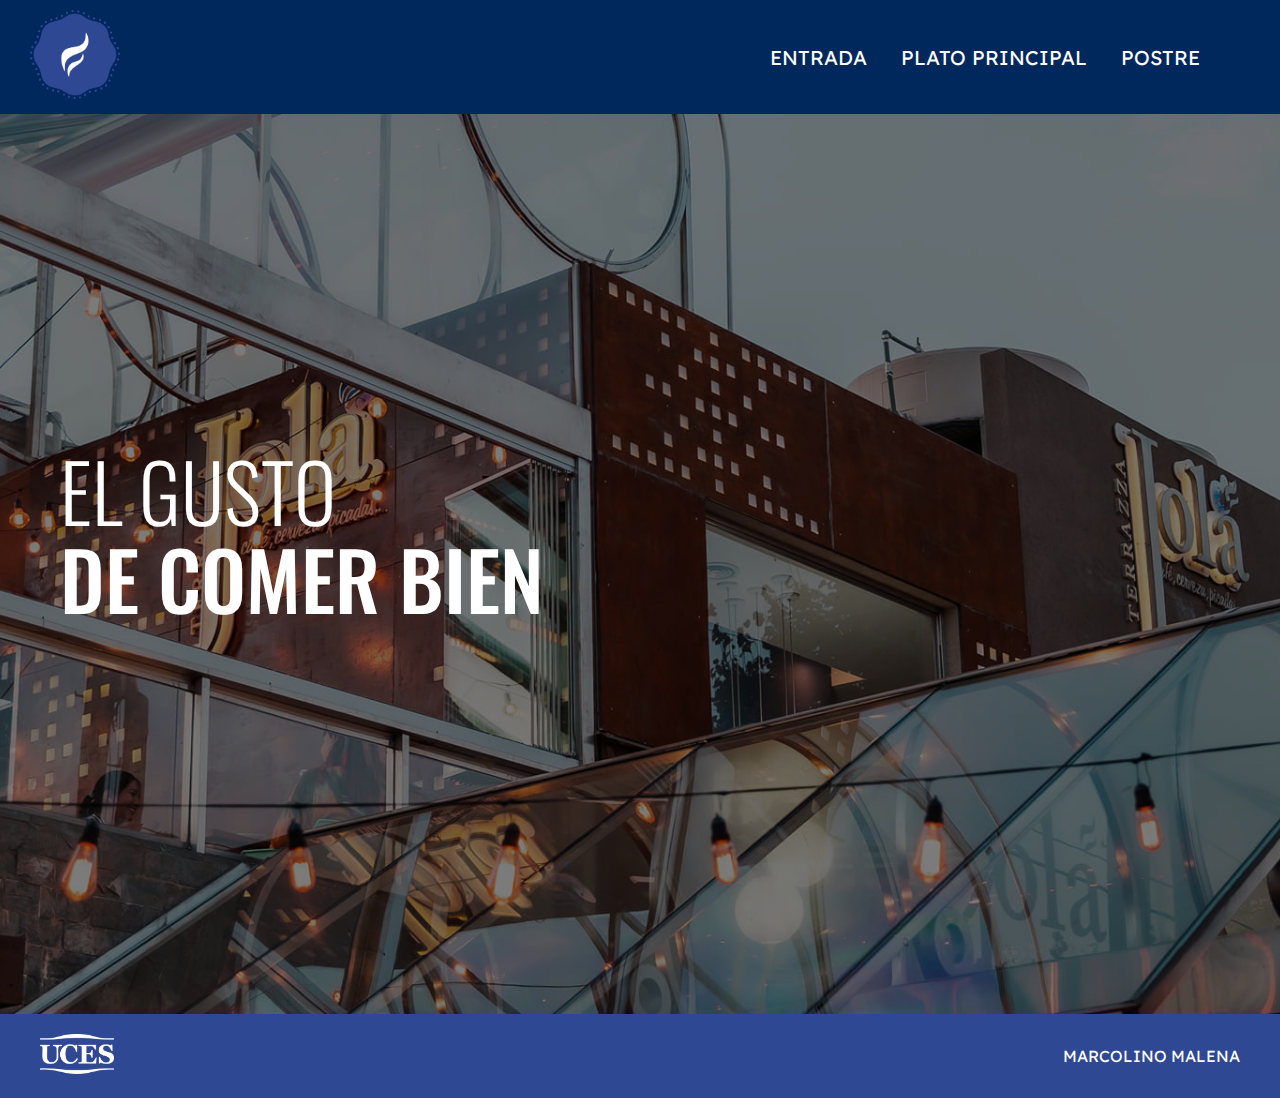
<file: index.html>
<!DOCTYPE html>
<html lang="es">
<head>
  <meta charset="UTF-8">
  <meta name="viewport" content="width=device-width, initial-scale=1.0">
  <title>Terraza Jolá</title>
  <link rel="stylesheet" type="text/css" href="css/jola.css">
</head>
<body>
  <header>
    <a href="index.html">
  <img src="imagenes/logo.png" alt="jola" class="logo"/></a>
    <nav class="botonera">
       <a href="entrada.html"><button>ENTRADA</button></a>
        <a href="principal.html"><button>PLATO PRINCIPAL</button></a>
        <a href="postre.html"> <button>POSTRE</button></a>
    </nav>
  </header>
  <main>
  <section class="hero">
  <div class="overlay"></div>
  <div class="contenido">
    <h1>
      <span class="light">EL GUSTO</span><br>
      <span class="medium">DE COMER BIEN</span>
    </h1>
  </div>
</section>
  </main>
  <footer class="footer">
     <a href="https://www.uces.edu.ar" target="_blank">
  <img src="imagenes/logouces.png" alt="uces" class="uces"/></a>
    <p class="footer-text"> MARCOLINO MALENA </p>
  </footer>
</body>
</html>
</file>
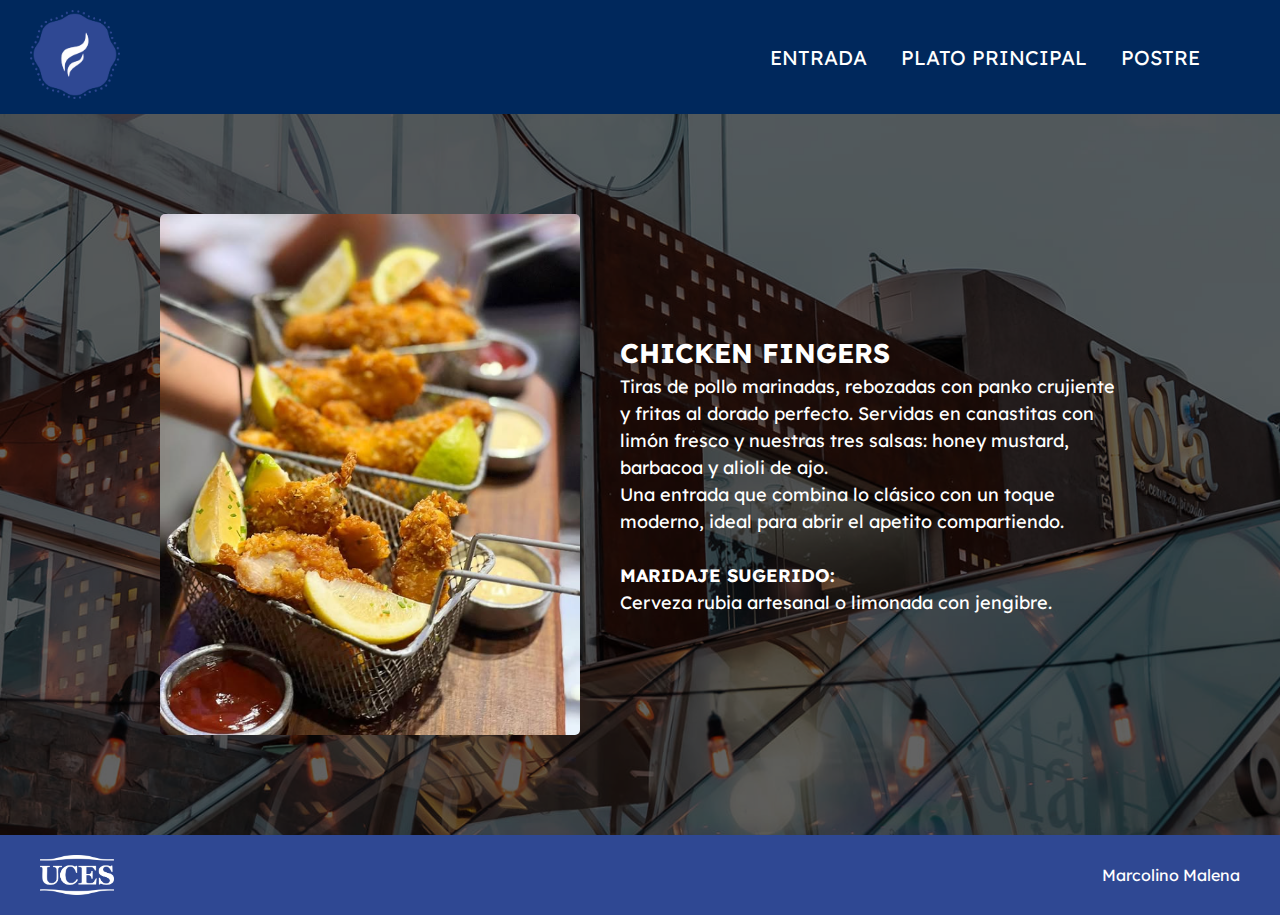
<file: entrada.html>
<!DOCTYPE html>
<html lang="es">
<head>
  <meta charset="UTF-8" />
  <meta name="viewport" content="width=device-width, initial-scale=1.0" />
  <title>Entrada</title>
  <link rel="stylesheet" type="text/css" href="css/jola.css">
</head>
<body>
  <header>
    <a href="index.html">
  <img src="imagenes/logo.png" alt="jola" class="logo"/></a>
    <nav class="botonera">
       <a href="entrada.html"><button>ENTRADA</button></a>
        <a href="principal.html"><button>PLATO PRINCIPAL</button></a>
        <a href="postre.html"> <button>POSTRE</button></a>
    </nav>
  </header>
<section class="detalle-plato">
  <div class="box-plato">
    <img src="imagenes/pollo.png" alt="Chicken Fingers">
    <div class="texto-plato">
      <h2>CHICKEN FINGERS</h2>
      <p>Tiras de pollo marinadas, rebozadas con panko crujiente y fritas al dorado perfecto. Servidas en canastitas con limón fresco y nuestras tres salsas: honey mustard, barbacoa y alioli de ajo.</p>
      <p>Una entrada que combina lo clásico con un toque moderno, ideal para abrir el apetito compartiendo.</p><br>
      <p><strong>MARIDAJE SUGERIDO:</strong><br> Cerveza rubia artesanal o limonada con jengibre.</p></p>
    </div>
  </div>
</section>
  <footer>
     <img src="imagenes/logouces.png" alt="uces" class="uces"/>
    <p class="footer-text">Marcolino Malena</p>
  </footer>
</body>
</html>
</file>
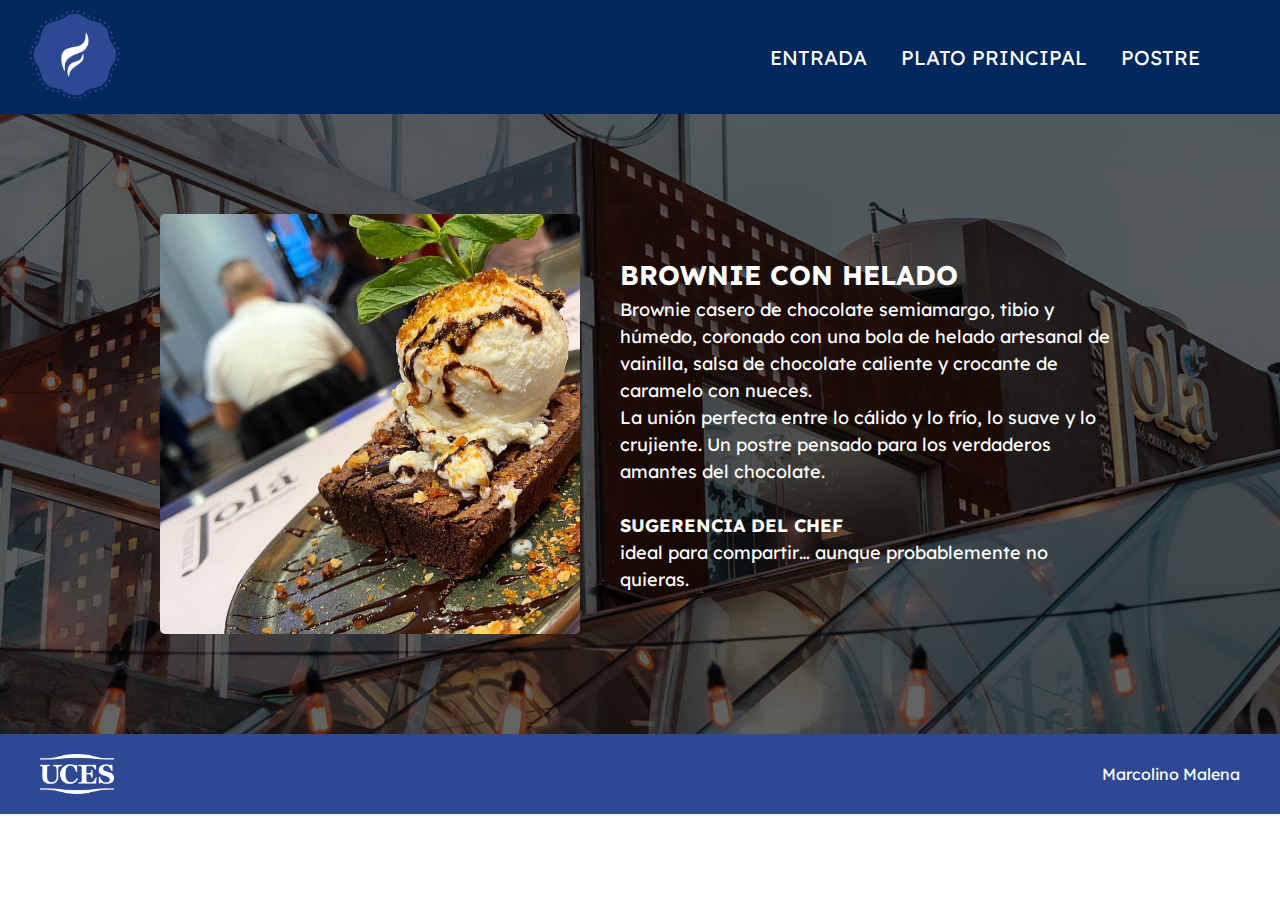
<file: postre.html>
<!DOCTYPE html>
<html lang="es">
<head>
  <meta charset="UTF-8" />
  <meta name="viewport" content="width=device-width, initial-scale=1.0" />
  <title>Entrada</title>
  <link rel="stylesheet" type="text/css" href="css/jola.css">
</head>
<body>
  <header>
    <a href="index.html">
  <img src="imagenes/logo.png" alt="jola" class="logo"/></a>
    <nav class="botonera">
      <a href="entrada.html"><button>ENTRADA</button></a>
        <a href="principal.html"><button>PLATO PRINCIPAL</button></a>
        <a href="postre.html"> <button>POSTRE</button></a>
    </nav>
  </header>
  <section class="detalle-plato">
  <div class="contenido-box">
    <img src="imagenes/brownie.png" alt="Chicken Fingers">
    <div class="texto">
      <h2>BROWNIE CON HELADO</h2>
      <p>Brownie casero de chocolate semiamargo, tibio y húmedo, coronado con una bola de helado artesanal de vainilla, salsa de chocolate caliente y crocante de caramelo con nueces.</p>
      <p> La unión perfecta entre lo cálido y lo frío, lo suave y lo crujiente. Un postre pensado para los verdaderos amantes del chocolate.</p><br>
      <p><strong>SUGERENCIA DEL CHEF</strong><br> ideal para compartir… aunque probablemente no quieras.</p>
    </div>
  </div>
</section>
  <footer>
     <img src="imagenes/logouces.png" alt="uces" class="uces"/>
    <p class="footer-text">Marcolino Malena</p>
  </footer>
</body>
</html>
</file>
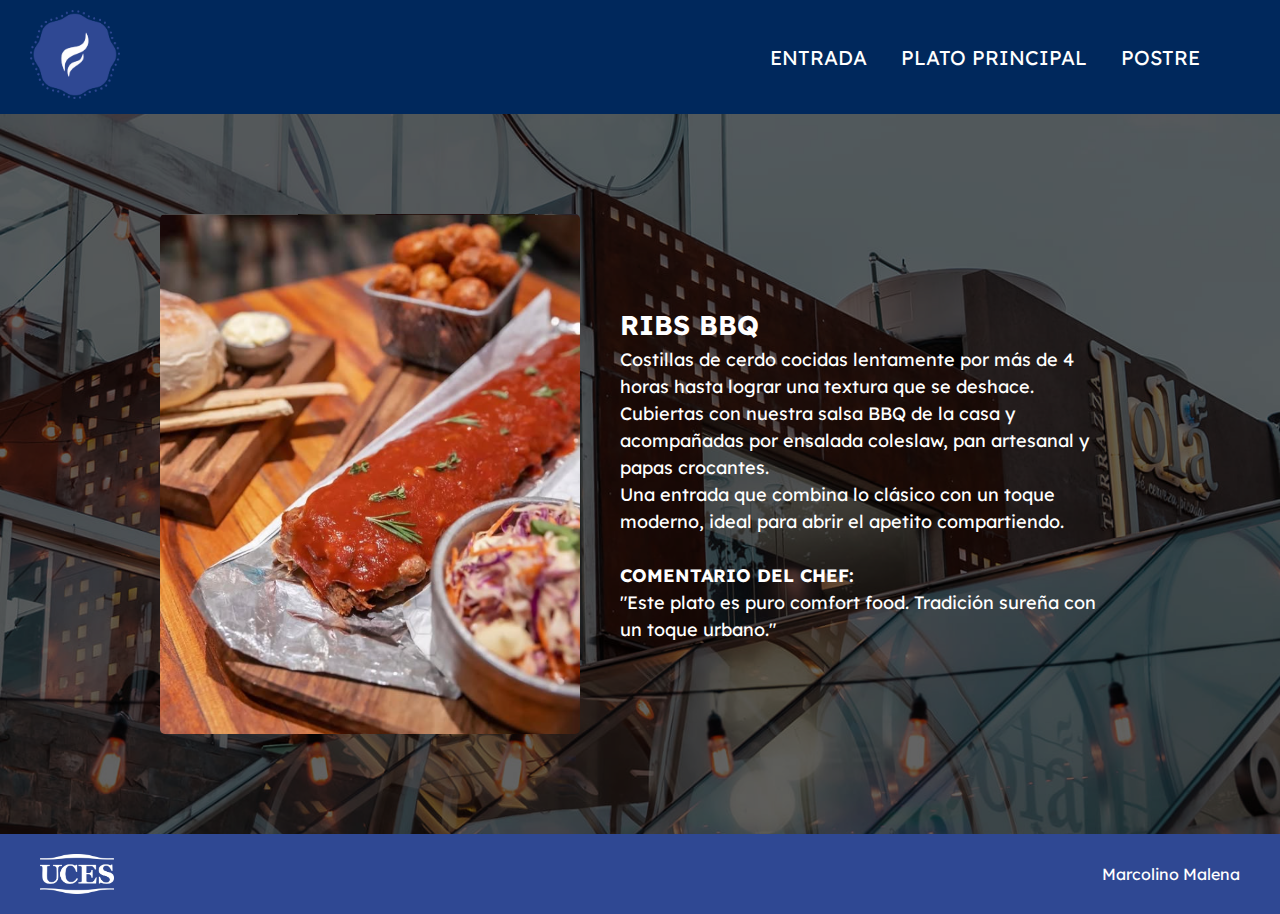
<file: principal.html>
<!DOCTYPE html>
<html lang="es">
<head>
  <meta charset="UTF-8" />
  <meta name="viewport" content="width=device-width, initial-scale=1.0" />
  <title>Entrada</title>
  <link rel="stylesheet" type="text/css" href="css/jola.css">
</head>
<body>
  <header>
    <a href="index.html">
  <img src="imagenes/logo.png" alt="jola" class="logo"/></a>
    <nav class="botonera">
      <a href="entrada.html"><button>ENTRADA</button></a>
        <a href="principal.html"><button>PLATO PRINCIPAL</button></a>
        <a href="postre.html"> <button>POSTRE</button></a>
    </nav>
  </header>
  <section class="detalle-plato">
  <div class="contenido-box">
    <img src="imagenes/ribs.png" alt="Chicken Fingers">
    <div class="texto">
      <h2>RIBS BBQ</h2>
      <p>Costillas de cerdo cocidas lentamente por más de 4 horas hasta lograr una textura que se deshace. Cubiertas con nuestra salsa BBQ de la casa y acompañadas por ensalada coleslaw, pan artesanal y papas crocantes.</p>
      <p>Una entrada que combina lo clásico con un toque moderno, ideal para abrir el apetito compartiendo.</p><br>
      <p><strong>COMENTARIO DEL CHEF:</strong><br>"Este plato es puro comfort food. Tradición sureña con un toque urbano."</p>
    </div>
  </div>
</section>
  <footer>
     <img src="imagenes/logouces.png" alt="uces" class="uces"/>
    <p class="footer-text">Marcolino Malena</p>
  </footer>
</body>
</html>
</file>
<file: css/jola.css>
@import url('https://fonts.googleapis.com/css2?family=Oswald:wght@200..700&display=swap');
@import url('https://fonts.googleapis.com/css2?family=Lexend+Deca:wght@100..900&display=swap');

*{margin: 0;
padding: 0;
box-sizing: border-box;}

body {
  margin: 0;
  font-family:"Oswald";sans-serif;
  color: white;}

header {
  display: flex;
  justify-content: space-between;
  align-items: center;
  background-color:#00285c;
  padding: 10px 30px;}

.logo {
  width: 90px;}

.botonera {
  border-radius: 50px;
  padding: 10px 35px;}

.botonera button {
  font-family: "Lexend Deca";sans serif;
  background: none;
  border: none;
  color: white;
  font-size: 20px;
  margin: 0 15px;
  cursor: pointer;
  transition: background-color 0.3s, color 0.3s;} 

.botonera button:hover {
  background-color:#00285c;
  color:#2f4893;}

.overlay {
  position: absolute;
  top: 0; left: 0; right: 0; bottom: 0;
  background-color: rgba(0, 0, 0, 0.5);
  z-index: 1;
  }

.contenido {
  position: relative;
  z-index: 2;
  height: 100%;
  display: flex;
  flex-direction: column;
  justify-content: center;
  padding-left: 60px;}

h1 {
  font-size: 5rem;
  margin: 0;
  line-height: 1.1;}

h1 .light {
  font-weight: 300;}

h1 .medium {
  font-weight: 500;}

footer {
  background-color:#2f4893;
  display: flex;
  justify-content: space-between; 
  align-items: center;        
  padding: 20px 40px;
  color: white;
  font-family:"Lexend Deca";sans serif;}

footer img.uces {
  height: 40px;
  margin: 0;}

.footer-text {
  margin: 0;
  font-size: 16px;}

.detalle-plato {
  background-image: url(../imagenes/fondojola.jpg);
  background-size: cover;
  background-position: center;
  position: relative;
  padding: 80px 0;
}

.detalle-plato::before {
  content: "";
  background-color: rgba(0, 0, 0, 0.6);
  position: absolute;
  top: 0; left: 0; right: 0; bottom: 0;
  z-index: 1;
}

.box-plato {
  position: relative;
  z-index: 2;
  max-width: 1000px;
  margin: auto;
  display: flex;
  align-items: center;
  gap: 40px;
  padding: 20px;
  flex-wrap: wrap;
}

.box-plato img {
  width: 420px;
  border-radius: 5px;
}

.texto-plato {
  color: white;
  font-family: "Lexend Deca", sans-serif;
  font-size: 18px;
  line-height: 1.5;
  max-width: 500px;
}

.hero {
  position: relative;
  height: 100vh;
  background-image: url(../imagenes/fondojola.jpg);
  background-size: cover;
  background-position: center;
  display: flex;
  align-items: flex-end;
  justify-content: flex-start;
}

.hero .overlay {
  position: absolute;
  top: 0; left: 0; right: 0; bottom: 0;
  background-color: rgba(0, 0, 0, 0.5);
  z-index: 1;
}

.hero .contenido {
  position: absolute;
  z-index: 2;
  padding: 0 60px 60px 60px; /* solo abajo */
  width: 100%;
}

.hero h1 {
  font-size: 5rem;
  line-height: 1.1;
  margin: 0;
  font-family: "Oswald", sans-serif;
}

.hero h1 .light {
  font-weight: 300;
}

.hero h1 .medium {
  font-weight: 500;
}

.detalle {
  background-image: url(../imagenes/fondojola.jpg);
  background-size: cover;
  background-position: center;
  position: relative;
  padding: 80px 0;
}

.detalle::before {
  content: "";
  background-color: rgba(0, 0, 0, 0.6);
  position: absolute;
  top: 0; left: 0; right: 0; bottom: 0;
  z-index: 1;
}

.contenido-box {
  position: relative;
  z-index: 2;
  max-width: 1000px;
  margin: auto;
  display: flex;
  align-items: center;
  gap: 40px;
  padding: 20px;
  flex-wrap: wrap;
}

.contenido-box img {
  width: 420px;
  border-radius: 5px;
}

.texto {
  color: white;
  font-family: "Lexend Deca", sans-serif;
  font-size: 18px;
  line-height: 1.5;
  max-width: 500px;
}
</file>
